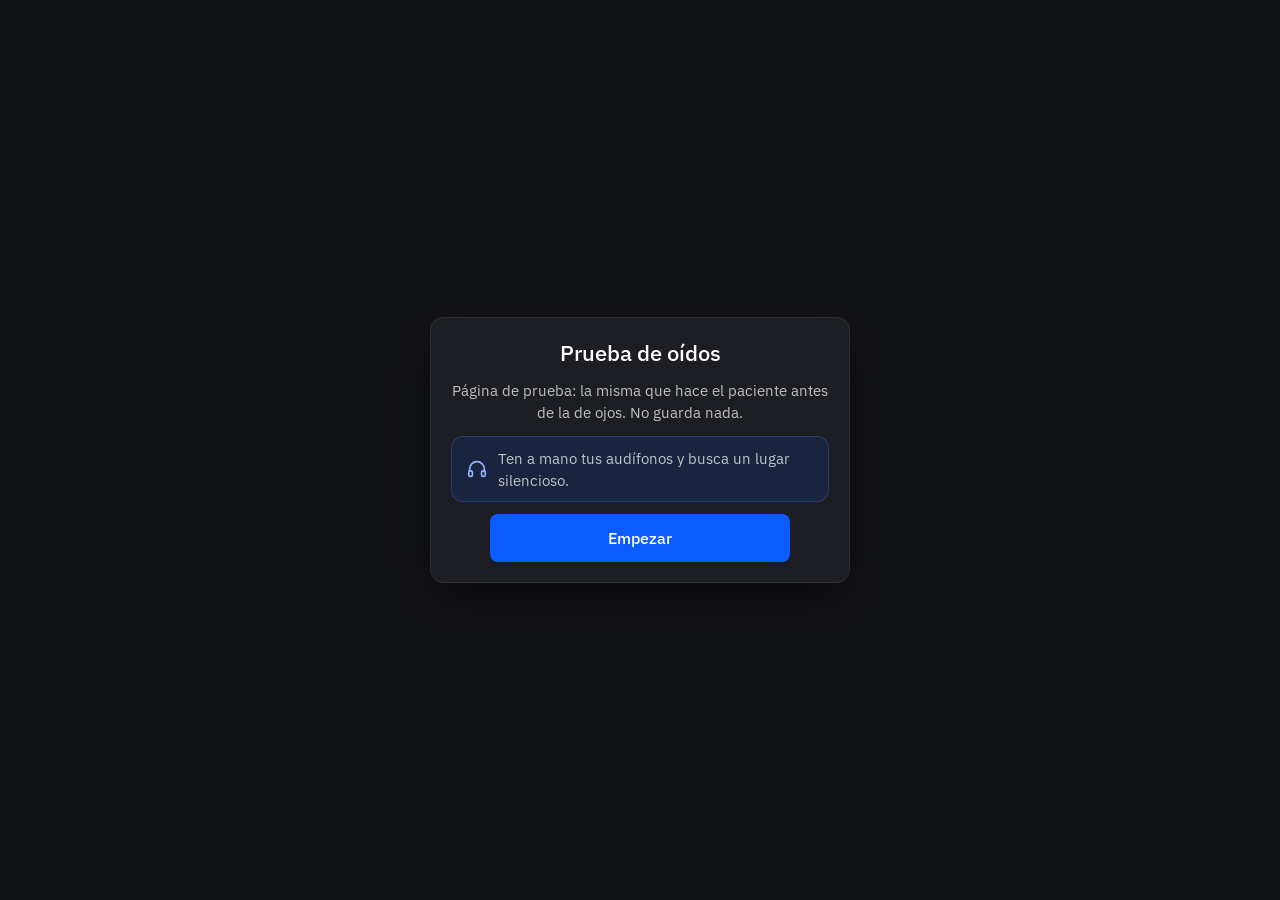
<file: src/static/prueba-oidos/index.html>
<!DOCTYPE html>
<html lang="es">
<head>
  <meta charset="utf-8" />
  <meta name="viewport" content="width=device-width, initial-scale=1.0, viewport-fit=cover" />
  <title>Prueba de oídos · BSL</title>
  <link href="https://fonts.googleapis.com/css2?family=IBM+Plex+Sans:wght@400;500;600&display=swap" rel="stylesheet">
  <link rel="stylesheet" href="../css/styles.css" />
  <link rel="stylesheet" href="../css/avatar.css" />
  <style>
    /* Solo de esta pagina de prueba: el JSON del final */
    .demo-json { margin-top: 14px; font-size: 0.8rem; color: rgba(255,255,255,.6); }
    .demo-json pre { max-height: 260px; overflow: auto; font-size: 10px; background: rgba(255,255,255,.04); padding: 10px; border-radius: 8px; white-space: pre; }
  </style>
</head>
<!-- La prueba de oidos sola, con la misma cascara y estilos del avatar (static/js/oidos.js), para
     probarla sin abrir la entrevista. No guarda ni envia nada. -->
<body class="avatar-page">
  <main class="vc" id="vc" data-estado="inicio">
    <div class="vc-inicio">
      <div class="vc-tarjeta">
        <h1>Prueba de oídos</h1>
        <p>Página de prueba: la misma que hace el paciente antes de la de ojos. No guarda nada.</p>
        <p class="vc-requisito">
          <svg viewBox="0 0 24 24" aria-hidden="true"><path d="M4 15v-3a8 8 0 0 1 16 0v3"/><rect x="3" y="14" width="4" height="6" rx="1.5"/><rect x="17" y="14" width="4" height="6" rx="1.5"/></svg>
          <span>Ten a mano tus audífonos y busca un lugar silencioso.</span>
        </p>
        <button id="empezar" class="vc-boton">Empezar</button>
      </div>
    </div>

    <section class="vc-oidos" id="oidos" aria-label="Prueba de oídos">
      <!-- Camara frontal durante los tonos: fotos para confirmar que es el paciente (se le avisa) -->
      <video class="oi-camara" id="oidosCamara" playsinline muted hidden aria-label="Tu cámara"></video>
      <header class="oi-cabeza">
        <p class="oi-paso" id="oidosPaso">Prueba de oídos</p>
        <div class="oi-progreso" aria-hidden="true"><span id="oidosBarra"></span></div>
      </header>
      <div class="oi-centro">
        <div class="oi-lados" id="oidosLados" hidden>
          <span data-lado="oi">Izquierdo</span>
          <span data-lado="od">Derecho</span>
        </div>
        <button type="button" class="oi-orbe" id="oidosOrbe" data-modo="guia" aria-label="Lo oí">
          <svg class="oi-orbe-icono" viewBox="0 0 24 24" aria-hidden="true"><path d="M4 15v-3a8 8 0 0 1 16 0v3"/><rect x="3" y="14" width="4" height="6" rx="1.5"/><rect x="17" y="14" width="4" height="6" rx="1.5"/></svg>
          <svg class="oi-orbe-listo" viewBox="0 0 24 24" aria-hidden="true"><path d="M5 12.5l4.5 4.5L19 7.5"/></svg>
          <span class="oi-orbe-texto" id="oidosOrbeTexto"></span>
        </button>
        <ol class="oi-frecuencias" id="oidosFrecuencias" aria-hidden="true" hidden></ol>
        <h2 id="oidosTitulo">Prueba de oídos</h2>
        <p class="oi-indicacion" id="oidosIndicacion"></p>
        <p class="oi-voz" id="oidosVoz" role="status" hidden>
          <span class="oi-ondas" aria-hidden="true"><i></i><i></i><i></i><i></i></span>
          Escucha la instrucción
        </p>
      </div>
      <div class="oi-opciones" id="oidosOpciones"></div>
    </section>

    <div class="vc-resumen" id="resumenCard" hidden>
      <section class="vc-oidos-resultados" id="oidosResultados" hidden></section>
      <details class="demo-json">
        <summary>Datos de la prueba (JSON)</summary>
        <pre id="json"></pre>
      </details>
      <button id="repetir" class="vc-boton" style="margin-top:14px">Repetir</button>
    </div>
  </main>
  <script type="module" src="demo.js"></script>
</body>
</html>
</file>
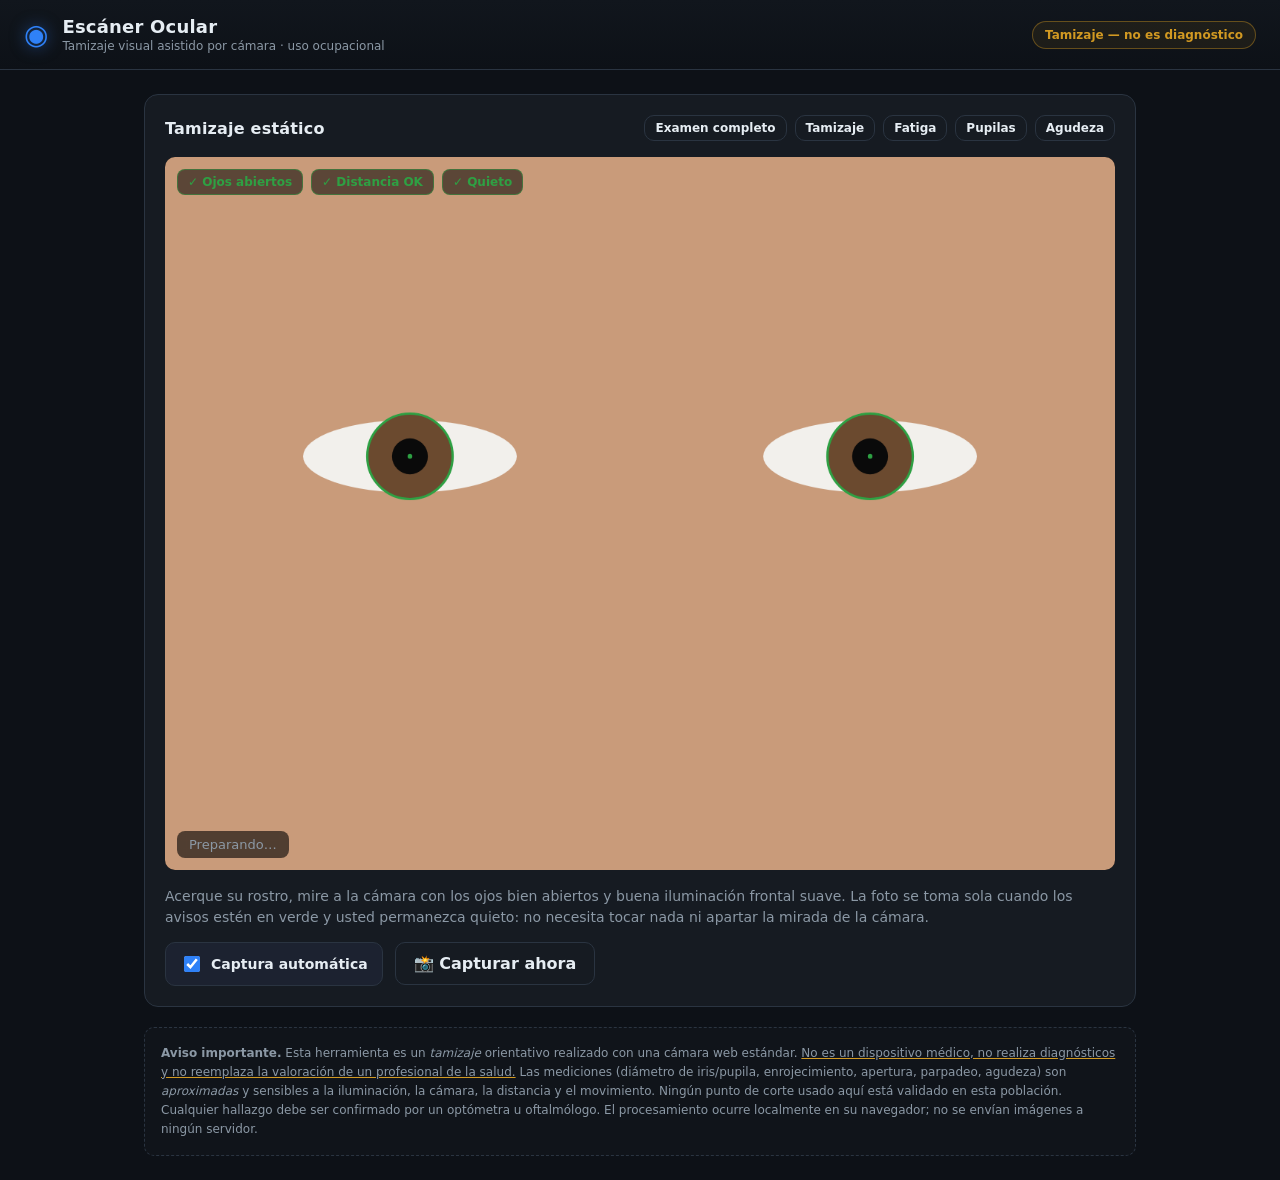
<file: src/static/escaner-ocular/pruebas/integracion.html>
<!DOCTYPE html>
<html lang="es">
<head>
  <meta charset="utf-8" />
  <title>Prueba de integración · Escáner Ocular</title>
  <link rel="stylesheet" href="../styles.css" />
  <!-- Redirige el módulo del CDN al stub. Los import maps aceptan URL absolutas como
       clave, así que app.js corre sin modificar ni una línea. -->
  <script type="importmap">
  {
    "imports": {
      "https://cdn.jsdelivr.net/npm/@mediapipe/tasks-vision@0.10.20": "./stub-mediapipe.js"
    }
  }
  </script>
</head>
<body>
  <script type="module">
    import { camaraFalsa } from "./stub-mediapipe.js";

    // La cámara falsa debe estar puesta antes de que app.js llame a getUserMedia.
    const stream = camaraFalsa();
    navigator.mediaDevices.getUserMedia = async () => stream;

    // El cuerpo se toma del index.html real en vez de duplicarlo: así el arnés no se
    // desincroniza cuando la página cambia. Los <script> insertados por innerHTML no
    // se ejecutan, por eso app.js se importa a mano justo después.
    const html = await (await fetch("../index.html", { cache: "no-store" })).text();
    const doc = new DOMParser().parseFromString(html, "text/html");
    document.body.innerHTML = doc.body.innerHTML;

    await import("../app.js");
    window.__listo = true;
  </script>
</body>
</html>
</file>
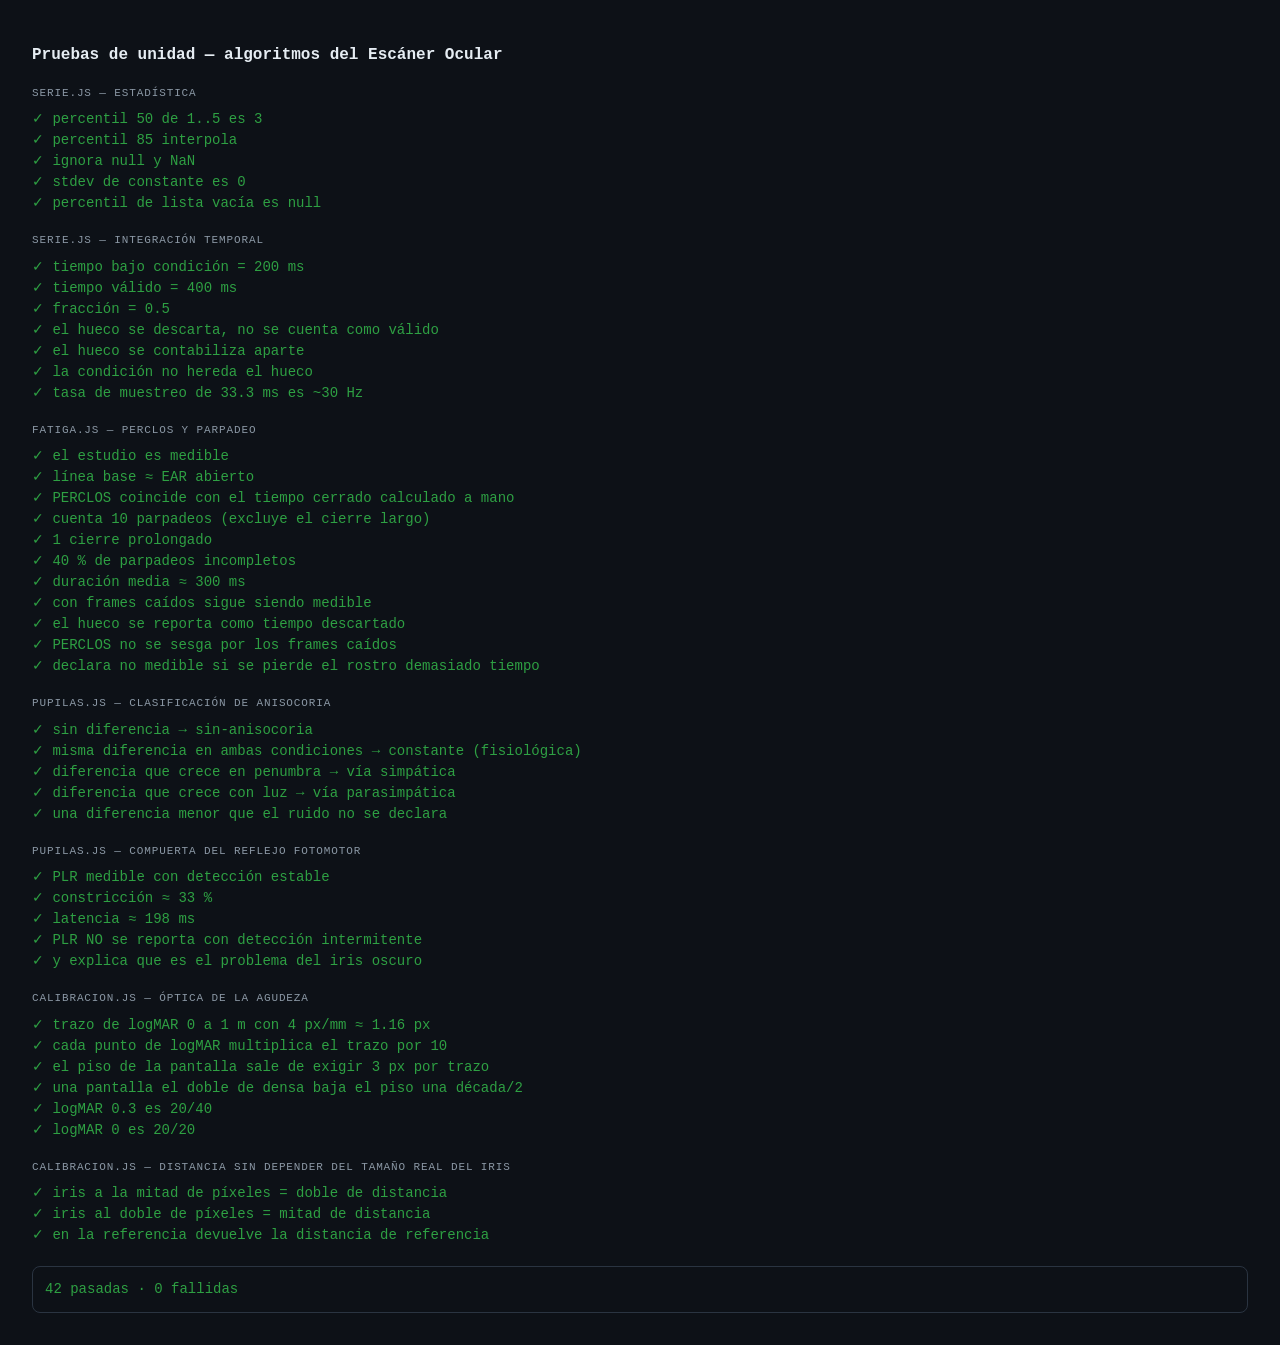
<file: src/static/escaner-ocular/pruebas/unidad.html>
<!DOCTYPE html>
<html lang="es">
<head>
  <meta charset="utf-8" />
  <title>Pruebas de unidad · Escáner Ocular</title>
  <style>
    body { font: 14px/1.5 ui-monospace, Menlo, monospace; background: #0d1117; color: #e6edf3; padding: 24px; }
    h1 { font-size: 16px; }
    .ok { color: #2ea043; }
    .fail { color: #f85149; }
    .grupo { margin: 18px 0 8px; color: #8b98a5; text-transform: uppercase; letter-spacing: .08em; font-size: 11px; }
    li { list-style: none; }
    #resumen { margin-top: 20px; padding: 12px; border: 1px solid #2a3441; border-radius: 8px; }
  </style>
</head>
<body>
  <h1>Pruebas de unidad — algoritmos del Escáner Ocular</h1>
  <div id="salida"></div>
  <div id="resumen">corriendo…</div>

  <script type="module">
import { percentile, integrateTime, median, stdev, sampleRate } from "../src/serie.js";
import { analizar as analizarFatiga } from "../src/estudios/fatiga.js";
import { analizar as analizarPupilas } from "../src/estudios/pupilas.js";
import { trazoPx, pisoLogMAR, SNELLEN, distanciaMm } from "../src/calibracion.js";

const salida = document.getElementById("salida");
let pasadas = 0, fallidas = 0;
const fallos = [];

function grupo(nombre) {
  const h = document.createElement("p");
  h.className = "grupo";
  h.textContent = nombre;
  salida.appendChild(h);
}
function comprobar(nombre, condicion, detalle) {
  const li = document.createElement("li");
  li.className = condicion ? "ok" : "fail";
  li.textContent = (condicion ? "✓ " : "✗ ") + nombre + (condicion || !detalle ? "" : "  → " + detalle);
  salida.appendChild(li);
  if (condicion) pasadas++; else { fallidas++; fallos.push(nombre + " :: " + detalle); }
}
const cerca = (a, b, tol) => a != null && Math.abs(a - b) <= tol;

// ---------------------------------------------------------------- serie.js
grupo("serie.js — estadística");
comprobar("percentil 50 de 1..5 es 3", median([1, 2, 3, 4, 5]) === 3, median([1, 2, 3, 4, 5]));
comprobar("percentil 85 interpola", cerca(percentile([1, 2, 3, 4, 5], 85), 4.4, 1e-9), percentile([1, 2, 3, 4, 5], 85));
comprobar("ignora null y NaN", median([1, null, 3, NaN, 5]) === 3, median([1, null, 3, NaN, 5]));
comprobar("stdev de constante es 0", stdev([2, 2, 2]) === 0, stdev([2, 2, 2]));
comprobar("percentil de lista vacía es null", percentile([], 50) === null);

grupo("serie.js — integración temporal");
{
  // Cinco muestras cada 100 ms; la condición se cumple en las dos del medio.
  const m = [0, 1, 2, 3, 4].map((i) => ({ t: i * 100, v: i === 1 || i === 2 }));
  const r = integrateTime(m, (s) => s.v, 200);
  comprobar("tiempo bajo condición = 200 ms", r.conditionMs === 200, r.conditionMs);
  comprobar("tiempo válido = 400 ms", r.validMs === 400, r.validMs);
  comprobar("fracción = 0.5", cerca(r.fraction, 0.5, 1e-9), r.fraction);
}
{
  // Un hueco de 5 s no debe atribuirse a ningún estado.
  const m = [
    { t: 0, v: true }, { t: 100, v: true },
    { t: 5100, v: false }, { t: 5200, v: false },
  ];
  const r = integrateTime(m, (s) => s.v, 200);
  comprobar("el hueco se descarta, no se cuenta como válido", r.validMs === 200, r.validMs);
  comprobar("el hueco se contabiliza aparte", r.droppedMs === 5000, r.droppedMs);
  comprobar("la condición no hereda el hueco", r.conditionMs === 100, r.conditionMs);
}
comprobar("tasa de muestreo de 33.3 ms es ~30 Hz",
  cerca(sampleRate([0, 1, 2, 3].map((i) => ({ t: i * 33.3 }))), 30, 0.2));

// ---------------------------------------------------------------- fatiga.js
grupo("fatiga.js — PERCLOS y parpadeo");

// Generador: EAR abierto constante con cierres rectangulares de duración y
// profundidad conocidas, para poder calcular la respuesta a mano.
function serieSintetica({ durMs, fps = 30, abierto = 0.30, cierres = [], huecos = [] }) {
  const dt = 1000 / fps;
  const out = [];
  for (let t = 0; t < durMs; t += dt) {
    if (huecos.some((h) => t >= h.desde && t < h.desde + h.dur)) continue;
    const c = cierres.find((c) => t >= c.desde && t < c.desde + c.dur);
    out.push({ t, ear: c ? c.ear : abierto });
  }
  return out;
}

{
  const abierto = 0.30;
  // 6 parpadeos profundos (ear 0.02 → cierre 0.93), 4 incompletos (ear 0.10 → cierre 0.67)
  // y un cierre sostenido de 800 ms. Todos dentro de la ventana de medición.
  const cierres = [];
  for (let i = 0; i < 6; i++) cierres.push({ desde: 12000 + i * 3000, dur: 300, ear: 0.02 });
  for (let i = 0; i < 4; i++) cierres.push({ desde: 32000 + i * 3000, dur: 300, ear: 0.10 });
  cierres.push({ desde: 50000, dur: 800, ear: 0.02 });

  const m = serieSintetica({ durMs: 60000, cierres });
  const r = analizarFatiga(m, 0);

  comprobar("el estudio es medible", r.medible === true, r.motivo);
  comprobar("línea base ≈ EAR abierto", cerca(r.abierto, abierto, 0.005), r.abierto);

  // Solo los cierres con ear < 0.06 superan el criterio P80 (cierre > 0.8).
  const esperadoCerradoMs = 6 * 300 + 800;
  const esperadoPerclos = esperadoCerradoMs / r.validoMs;
  comprobar("PERCLOS coincide con el tiempo cerrado calculado a mano",
    cerca(r.perclos, esperadoPerclos, 0.01),
    `obtenido ${r.perclos?.toFixed(4)} vs esperado ${esperadoPerclos.toFixed(4)}`);

  comprobar("cuenta 10 parpadeos (excluye el cierre largo)", r.parpadeos === 10, r.parpadeos);
  comprobar("1 cierre prolongado", r.cierresLargos === 1, r.cierresLargos);
  comprobar("40 % de parpadeos incompletos", cerca(r.pctIncompletos, 40, 0.01), r.pctIncompletos);
  comprobar("duración media ≈ 300 ms", cerca(r.duracionMedia, 300, 40), r.duracionMedia);
}

{
  // Mismo patrón, pero con 6 s de frames caídos: PERCLOS no debe inflarse ni desplomarse.
  const cierres = [];
  for (let i = 0; i < 6; i++) cierres.push({ desde: 12000 + i * 3000, dur: 300, ear: 0.02 });
  const sinHueco = analizarFatiga(serieSintetica({ durMs: 60000, cierres }), 0);
  const conHueco = analizarFatiga(
    serieSintetica({ durMs: 60000, cierres, huecos: [{ desde: 40000, dur: 6000 }] }), 0);

  comprobar("con frames caídos sigue siendo medible", conHueco.medible === true, conHueco.motivo);
  comprobar("el hueco se reporta como tiempo descartado",
    cerca(conHueco.descartadoMs, 6000, 100), conHueco.descartadoMs);
  comprobar("PERCLOS no se sesga por los frames caídos",
    cerca(conHueco.perclos, sinHueco.perclos, 0.005),
    `con hueco ${conHueco.perclos?.toFixed(4)} vs sin hueco ${sinHueco.perclos?.toFixed(4)}`);
}

{
  // Rostro perdido más del 40 % de la prueba → no medible.
  const m = serieSintetica({ durMs: 60000, cierres: [] })
    .map((s) => (s.t > 25000 ? { t: s.t, ear: null } : s));
  const r = analizarFatiga(m, 0);
  comprobar("declara no medible si se pierde el rostro demasiado tiempo",
    r.medible === false, JSON.stringify(r).slice(0, 90));
}

// ---------------------------------------------------------------- pupilas.js
grupo("pupilas.js — clasificación de anisocoria");

function muestrasPupila({ luzOD, luzOI, penOD, penOI, n = 30 }) {
  const out = [];
  for (let i = 0; i < n; i++) out.push({ t: i * 33, etiqueta: "luz", OD: luzOD, OI: luzOI });
  for (let i = 0; i < n; i++) out.push({ t: 2000 + i * 33, etiqueta: "penumbra", OD: penOD, OI: penOI });
  return out;
}

comprobar("sin diferencia → sin-anisocoria",
  analizarPupilas(muestrasPupila({ luzOD: .40, luzOI: .40, penOD: .60, penOI: .60 }), null)
    .clasificacion === "sin-anisocoria");

comprobar("misma diferencia en ambas condiciones → constante (fisiológica)",
  analizarPupilas(muestrasPupila({ luzOD: .40, luzOI: .55, penOD: .60, penOI: .75 }), null)
    .clasificacion === "constante");

comprobar("diferencia que crece en penumbra → vía simpática",
  analizarPupilas(muestrasPupila({ luzOD: .40, luzOI: .40, penOD: .60, penOI: .40 }), null)
    .clasificacion === "mayor-en-penumbra");

comprobar("diferencia que crece con luz → vía parasimpática",
  analizarPupilas(muestrasPupila({ luzOD: .40, luzOI: .62, penOD: .60, penOI: .60 }), null)
    .clasificacion === "mayor-con-luz");

comprobar("una diferencia menor que el ruido no se declara",
  analizarPupilas(muestrasPupila({ luzOD: .40, luzOI: .42, penOD: .60, penOI: .62 }), null)
    .clasificacion === "sin-anisocoria");

grupo("pupilas.js — compuerta del reflejo fotomotor");
{
  const base = [], flash = [];
  for (let i = 0; i < 30; i++) base.push({ t: i * 33, etiqueta: "plr-base", OD: .60, OI: .60 });
  for (let i = 0; i < 45; i++) {
    const v = i < 6 ? .60 : .40; // constricción tras ~200 ms
    flash.push({ t: 1000 + i * 33, etiqueta: "plr-flash", OD: v, OI: v });
  }
  const r = analizarPupilas([...base, ...flash], 1000);
  comprobar("PLR medible con detección estable", r.plr.medible === true, r.plr.motivo);
  comprobar("constricción ≈ 33 %", cerca(r.plr.OD.constriccionPct, 33.33, 0.5), r.plr.OD?.constriccionPct);
  comprobar("latencia ≈ 198 ms", cerca(r.plr.OD.latenciaMs, 198, 40), r.plr.OD?.latenciaMs);
}
{
  const base = [], flash = [];
  for (let i = 0; i < 30; i++) base.push({ t: i * 33, etiqueta: "plr-base", OD: .60, OI: .60 });
  for (let i = 0; i < 45; i++) {
    const perdido = i % 2 === 0; // la mitad de los frames sin pupila: iris oscuro
    flash.push({ t: 1000 + i * 33, etiqueta: "plr-flash", OD: perdido ? null : .40, OI: perdido ? null : .40 });
  }
  const r = analizarPupilas([...base, ...flash], 1000);
  comprobar("PLR NO se reporta con detección intermitente", r.plr.medible === false);
  comprobar("y explica que es el problema del iris oscuro",
    /far-red|oscuro/i.test(r.plr.motivo || ""), r.plr.motivo);
}

// ---------------------------------------------------------------- calibracion.js
grupo("calibracion.js — óptica de la agudeza");
comprobar("trazo de logMAR 0 a 1 m con 4 px/mm ≈ 1.16 px",
  cerca(trazoPx(0, 1000, 4), 1.1636, 0.001), trazoPx(0, 1000, 4));
comprobar("cada punto de logMAR multiplica el trazo por 10",
  cerca(trazoPx(1, 1000, 4) / trazoPx(0, 1000, 4), 10, 1e-9));
comprobar("el piso de la pantalla sale de exigir 3 px por trazo",
  cerca(pisoLogMAR(1000, 4, 3, 1), Math.log10(3 / 1.16364), 0.002), pisoLogMAR(1000, 4, 3, 1));
comprobar("una pantalla el doble de densa baja el piso una década/2",
  pisoLogMAR(1000, 8, 3, 1) < pisoLogMAR(1000, 4, 3, 1));
comprobar("logMAR 0.3 es 20/40", SNELLEN(0.3) === "20/40", SNELLEN(0.3));
comprobar("logMAR 0 es 20/20", SNELLEN(0) === "20/20", SNELLEN(0));

grupo("calibracion.js — distancia sin depender del tamaño real del iris");
{
  const ref = { distanciaMm: 1000, irisPx: 20 };
  comprobar("iris a la mitad de píxeles = doble de distancia", distanciaMm(10, ref) === 2000);
  comprobar("iris al doble de píxeles = mitad de distancia", distanciaMm(40, ref) === 500);
  comprobar("en la referencia devuelve la distancia de referencia", distanciaMm(20, ref) === 1000);
}

// ---------------------------------------------------------------- resumen
const res = document.getElementById("resumen");
res.className = fallidas ? "fail" : "ok";
res.textContent = `${pasadas} pasadas · ${fallidas} fallidas`;
window.__pruebas = { pasadas, fallidas, fallos };
  </script>
</body>
</html>
</file>
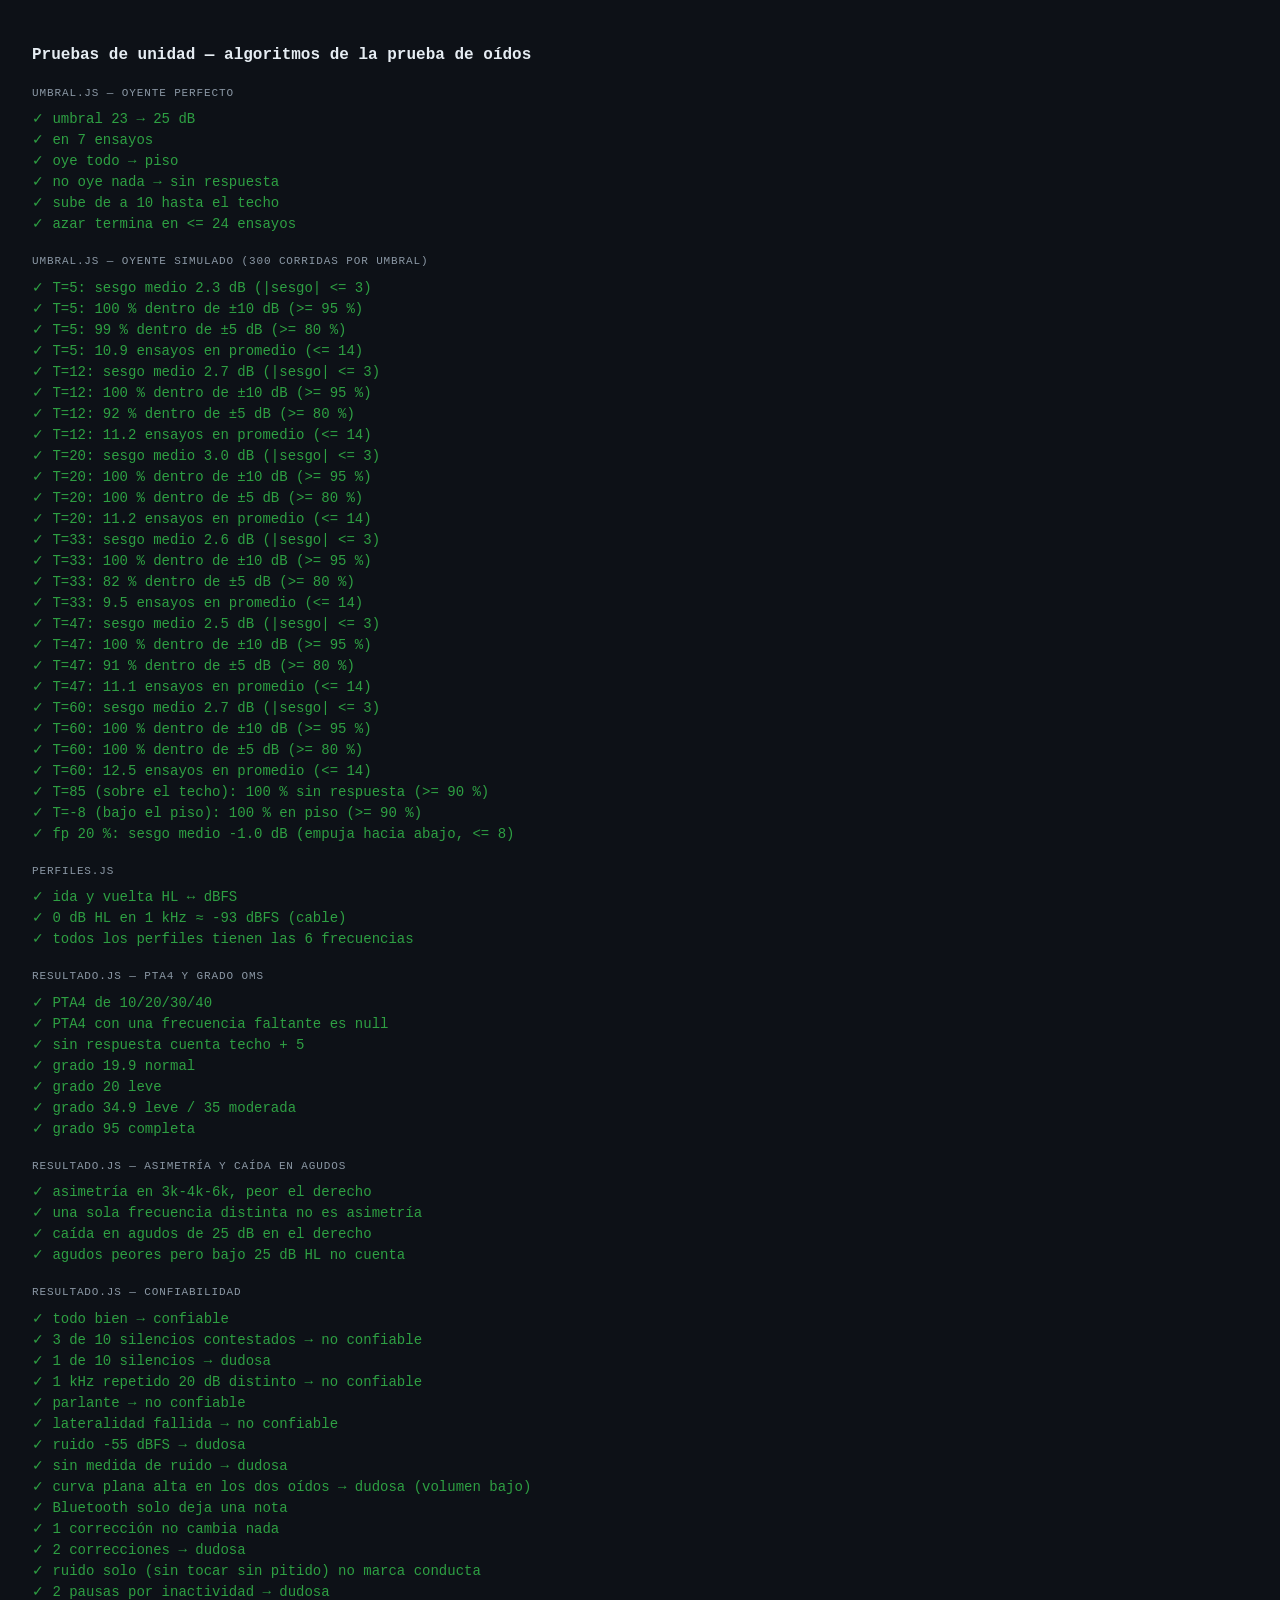
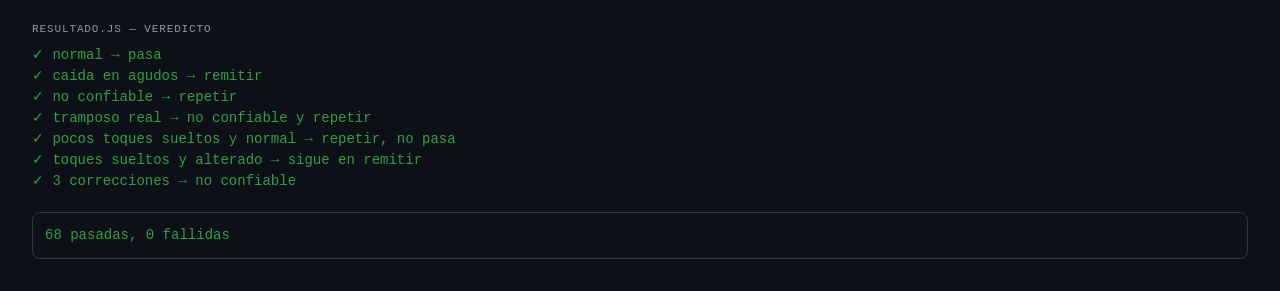
<file: src/static/prueba-oidos/pruebas/unidad.html>
<!DOCTYPE html>
<html lang="es">
<head>
  <meta charset="utf-8" />
  <title>Pruebas de unidad · Prueba de oídos</title>
  <style>
    body { font: 14px/1.5 ui-monospace, Menlo, monospace; background: #0d1117; color: #e6edf3; padding: 24px; }
    h1 { font-size: 16px; }
    .ok { color: #2ea043; }
    .fail { color: #f85149; }
    .grupo { margin: 18px 0 8px; color: #8b98a5; text-transform: uppercase; letter-spacing: .08em; font-size: 11px; }
    li { list-style: none; }
    #resumen { margin-top: 20px; padding: 12px; border: 1px solid #2a3441; border-radius: 8px; }
  </style>
</head>
<body>
  <h1>Pruebas de unidad — algoritmos de la prueba de oídos</h1>
  <div id="salida"></div>
  <div id="resumen">corriendo…</div>

  <script type="module">
import { correr } from "./casos.js";

const salida = document.getElementById("salida");
let pasadas = 0, fallidas = 0;

correr({
  grupo(nombre) {
    const h = document.createElement("p");
    h.className = "grupo";
    h.textContent = nombre;
    salida.appendChild(h);
  },
  comprobar(nombre, condicion, detalle) {
    const li = document.createElement("li");
    li.className = condicion ? "ok" : "fail";
    li.textContent = (condicion ? "✓ " : "✗ ") + nombre + (condicion || detalle === undefined ? "" : "  → " + detalle);
    salida.appendChild(li);
    if (condicion) pasadas++; else fallidas++;
  },
});
document.getElementById("resumen").textContent = `${pasadas} pasadas, ${fallidas} fallidas`;
document.getElementById("resumen").className = fallidas ? "fail" : "ok";
  </script>
</body>
</html>
</file>
<file: src/static/css/styles.css>
/* Reset y estilo base */
* {
    margin: 0;
    padding: 0;
    box-sizing: border-box;
  }
  
  /* Fondo general */
  body {
    background: url("/static/assets/fondo-medico-virtual.jpg") no-repeat center center fixed;
    background-size: contain;
    background-color: #444; /* opcional si la imagen no cubre todo */
  }
  
  /* Contenedor central para centrar el botón */
  .main-container {
    height: 100vh;
    display: flex;
    justify-content: center;
    align-items: center;
    position: relative;
    z-index: 1;
  }
  
  /* Fondo oscuro superpuesto */
  .overlay {
    position: fixed;
    top: 0;
    left: 0;
    width: 100%;
    height: 100%;
    background: rgba(0,0,0,0.4);
    z-index: 0;
    pointer-events: none;
  }
  
  /* Botón principal */
  #callButton {
    padding: 15px 30px;
    font-size: 1.2rem;
    border: none;
    border-radius: 25px;
    background: #fff;
    color: #6e8efb;
    cursor: pointer;
    box-shadow: 0 4px 15px rgba(0,0,0,0.2);
    transition: transform 0.3s, box-shadow 0.3s;
  }
  #callButton:hover {
    transform: translateY(-2px);
    box-shadow: 0 6px 20px rgba(0,0,0,0.25);
  }
  #callButton:focus-visible {
    outline: 3px solid #6e8efb;
    outline-offset: 3px;
  }
  #callButton:disabled {
    opacity: 0.6;
    cursor: not-allowed;
    transform: none;
  }
  
  /* Pantalla completa durante la llamada */
  #ringBox {
    position: fixed;
    top: 0;
    left: 0;
    width: 100%;
    height: 100%;
    background: url("/static/assets/fondo-medico-virtual.jpg") no-repeat center center;
    background-size: contain;
    background-color: #444; /* opcional para rellenar si no ocupa todo */
    display: none;
    z-index: 9999;
}

  
  /* Centrado del contenido en la llamada */
  .ring-content {
    position: relative;
    width: 100%;
    height: 100%;
    display: flex;
    flex-direction: column;
    justify-content: center;
    align-items: center;
    gap: 20px;
  }
  
  /* Timer */
  .timer {
    font-size: 4rem;
    color: white;
    text-shadow: 2px 2px 4px rgba(0,0,0,0.3);
    margin: 20px 0;
    display: none;
  }
  
  /* Estado de llamada */
  .call-status {
    font-size: 16px;
    color: white;
    margin: 20px 0;
    white-space: pre-line;
    text-align: center;
    font-family: 'IBM Plex Sans', sans-serif;
  }
  
  /* Botón para finalizar llamada */
  #endCallBtn {
    display: none;
    padding: 15px 40px;
    font-size: 1.2rem;
    background: #ff4444;
    color: white;
    border: none;
    border-radius: 30px;
    cursor: pointer;
    box-shadow: 0 4px 15px rgba(0,0,0,0.2);
    transition: all 0.3s ease;
    z-index: 10000;
    pointer-events: auto;
    margin: 20px auto;
  }
  #endCallBtn:hover {
    background: #ff2222;
    transform: translateY(-2px);
  }
  #endCallBtn:focus-visible {
    outline: 3px solid #fff;
    outline-offset: 3px;
  }
  
  /* Animaciones */
  .wave {
    position: absolute;
    border: 2px solid rgba(255,255,255,0.2);
    border-radius: 50%;
    pointer-events: none;
    animation: waveAnim 2s infinite;
  }
  @keyframes waveAnim {
    0% { width: 0px; height: 0px; opacity: 0.8; }
    100% { width: 400px; height: 400px; opacity: 0; }
  }
  
  .loader {
    position: fixed;
    top: 50%;
    left: 50%;
    transform: translate(-50%, -50%);
    background: rgba(0,0,0,0.8);
    color: white;
    padding: 20px;
    border-radius: 5px;
  }
  
  .notification {
    position: fixed;
    top: 20px;
    right: 20px;
    padding: 15px;
    border-radius: 5px;
    animation: slideIn 0.5s ease-out;
  }
  .notification.success {
    background: #4CAF50;
    color: white;
  }
  .notification.success::before {
    content: "\2713 ";
  }
  .notification.error {
    background: #f44336;
    color: white;
  }
  .notification.error::before {
    content: "\2717 ";
  }
  @keyframes slideIn {
    from { transform: translateX(100%); }
    to { transform: translateX(0); }
  }
  
  /* Responsivo */
  @media (max-width: 480px) {
    #callButton {
      font-size: 1rem;
      padding: 12px 24px;
    }
  }
  
  .timer-container {
    position: absolute;
    top: 20px;
    left: 20px;
    text-align: left;
    z-index: 10000;
  }
  
  .timer {
    font-size: 2.5rem;
    color: white;
    text-shadow: 2px 2px 4px rgba(0,0,0,0.3);
    display: none;
    margin-bottom: 10px;
  }
  
  .speak-now {
    font-size: 1.2rem;
    color:rgb(6, 142, 24);
    font-weight: bold;
    display: none;
  }

  /* Nuevo contenedor al fondo para el timer + speak-now */
  .timer-wrapper {
    position: absolute;
    bottom: 40px;
    left: 50%;
    transform: translateX(-50%);
    background: rgba(255, 255, 255, 0.85);
    border-radius: 16px;
    padding: 20px 30px;
    display: flex;
    flex-direction: column;
    align-items: center;
    font-family: 'IBM Plex Sans', sans-serif;
    box-shadow: 0 4px 20px rgba(0,0,0,0.2);
    z-index: 10000;

    /* ✅ Nuevo: para móviles */
    width: 90%;
    max-width: 400px;
    text-align: center;
}

  
  .timer-wrapper h2 {
    font-size: 1.4rem;
    color: #333;
    margin-bottom: 10px;
    font-family: 'IBM Plex Sans', sans-serif;
  }
  
  .timer-wrapper .timer {
    font-size: 2.2rem;
    color: #000;
    font-weight: bold;
    margin-bottom: 6px;
    display: none;
  }
  
  .timer-wrapper .speak-now {
    font-size: 1rem;
    color: #6e8efb;
    font-weight: bold;
    display: none;
    animation: blink 1s infinite;
    font-family: 'IBM Plex Sans', sans-serif;
  }
  
  @keyframes blink {
    0%, 100% { opacity: 1; }
    50% { opacity: 0.3; }
  }

  /* Modal reutilizable */
  .modal-overlay {
    position: fixed;
    top: 0;
    left: 0;
    width: 100%;
    height: 100%;
    background: rgba(0, 0, 0, 0.7);
    display: flex;
    justify-content: center;
    align-items: center;
    z-index: 99999;
  }
  .modal-content {
    background: white;
    padding: 30px;
    border-radius: 15px;
    max-width: 400px;
    width: 90%;
    text-align: center;
    box-shadow: 0 4px 20px rgba(0, 0, 0, 0.3);
  }
  .modal-close-btn {
    background: #007bff;
    color: white;
    border: none;
    padding: 12px 30px;
    border-radius: 8px;
    font-size: 16px;
    cursor: pointer;
  }
  .modal-close-btn:hover {
    background: #0056b3;
  }
  .modal-close-btn:focus-visible {
    outline: 3px solid #007bff;
    outline-offset: 3px;
  }

  /* Reducir movimiento para usuarios que lo prefieran */
  @media (prefers-reduced-motion: reduce) {
    .wave { animation: none; }
    .timer-wrapper .speak-now { animation: none; }
    .notification { animation: none; }
  }
</file>
<file: src/static/css/avatar.css>
/* Pagina del avatar (/avatar): videollamada al estilo Zoom. El paciente se ve a si mismo a
   pantalla completa y el doctor va en un circulo en la esquina. data-estado en .vc: inicio | oidos | ojos | listo | llamada | fin
   Sin foto de fondo: el escenario es gris oscuro neutro, como cualquier sala de videollamada. */
body.avatar-page {
    overscroll-behavior: none;
    -webkit-tap-highlight-color: transparent;
    touch-action: manipulation;
    background: #131417;
    font-family: 'IBM Plex Sans', sans-serif;
    color: #fff;
    overflow: hidden;
}

.vc {
    position: fixed;
    inset: 0;
    overflow: hidden;
    background: #131417;
}

/* Escenario: las fichas de video. Antes de entrar no hay ninguna encendida */
.vc-escenario {
    position: absolute;
    inset: 0;
}
.vc[data-estado="inicio"] .vc-escenario,
.vc[data-estado="oidos"] .vc-escenario,
.vc[data-estado="ojos"] .vc-escenario,
.vc[data-estado="listo"] .vc-escenario { display: none; }

/* Ficha del paciente: su propia camara ocupa toda la sala */
.vc-ficha-self {
    position: absolute;
    inset: 0;
    background: #1c1e24;
    display: flex;
    align-items: center;
    justify-content: center;
}

.vc-self {
    position: absolute;
    inset: 0;
    width: 100%;
    height: 100%;
    object-fit: cover;
    transform: scaleX(-1);   /* en espejo, como en cualquier videollamada */
    background: #1c1e24;
    opacity: 0;
    transition: opacity 0.4s;
}
.vc-self.activa { opacity: 1; }

.vc-sin-camara {
    font-size: 0.95rem;
    color: rgba(255, 255, 255, 0.55);
}
.vc-self.activa ~ .vc-sin-camara { display: none; }

/* Ficha del doctor: circulo arriba a la derecha */
.vc-ficha-doctor {
    position: absolute;
    z-index: 2;
    top: max(16px, env(safe-area-inset-top));
    right: max(16px, env(safe-area-inset-right));
    width: 176px;
    height: 176px;
    border-radius: 50%;
    overflow: hidden;
    background: #23262e;
    border: 3px solid #fff;
    box-shadow: 0 8px 28px rgba(0, 0, 0, 0.45);
    transition: border-color 0.2s, box-shadow 0.2s;
}
/* El video del avatar viene de medio cuerpo (16:9): se acerca hasta que la cara llena el
   circulo, y la etiqueta "Asistente BSL" queda sobre la boca: tapa el movimiento de los labios,
   que es lo que mas delata que es un avatar. Dependen del encuadre de cada avatar: al cambiar
   LIVEAVATAR_AVATAR_ID hay que recalibrarlos. Shawn Therapist: 2.2 / 50% 28% / 24%.
   Dexter Doctor Sitting: 2.8 / 50% 22% / 24%. */
.vc-ficha-doctor {
    --zoom: 2.2;
    --foco: 50% 28%;
    --etiqueta-boca: 24%;
}
.vc-ficha-doctor video {
    width: 100%;
    height: 100%;
    object-fit: cover;
    transform: scale(var(--zoom));
    transform-origin: var(--foco);
    background: #23262e;
}
/* Aro verde mientras habla, igual que el recuadro del que tiene la palabra en Zoom */
.vc-ficha-doctor.hablando {
    border-color: #35b36b;
    box-shadow: 0 0 0 4px rgba(53, 179, 107, 0.45), 0 8px 28px rgba(0, 0, 0, 0.45);
}

/* Nombre en cada ficha */
.vc-nombre {
    position: absolute;
    background: rgba(0, 0, 0, 0.55);
    padding: 3px 9px;
    border-radius: 6px;
    font-size: 0.78rem;
    white-space: nowrap;
}
.vc-ficha-self .vc-nombre {
    left: max(20px, env(safe-area-inset-left));
    bottom: 104px;
}
.vc-ficha-doctor .vc-nombre {
    left: 50%;
    bottom: var(--etiqueta-boca);
    transform: translateX(-50%);
}

/* Degradado inferior para que la barra se lea sobre el video */
.vc-shade {
    position: absolute;
    inset: 0;
    pointer-events: none;
    background: linear-gradient(to bottom, transparent 60%, rgba(0, 0, 0, 0.6));
}
.vc[data-estado="inicio"] .vc-shade,
.vc[data-estado="oidos"] .vc-shade,
.vc[data-estado="ojos"] .vc-shade,
.vc[data-estado="listo"] .vc-shade { display: none; }

/* Pantalla de entrada: una tarjeta sobre el escenario vacio */
.vc-inicio,
.vc-listo {
    position: absolute;
    inset: 0;
    display: flex;
    align-items: center;
    justify-content: center;
    padding: 16px;
}
.vc:not([data-estado="inicio"]) .vc-inicio { display: none; }
.vc:not([data-estado="listo"]) .vc-listo { display: none; }

.vc-tarjeta {
    width: min(100%, 420px);
    background: #1c1e24;
    border: 1px solid rgba(255, 255, 255, 0.08);
    border-radius: 14px;
    padding: 20px;
    text-align: center;
    box-shadow: 0 18px 50px rgba(0, 0, 0, 0.5);
    display: flex;
    flex-direction: column;
    align-items: center;
    gap: 12px;
}

.vc-previa {
    width: 100%;
    aspect-ratio: 16 / 9;
    border-radius: 10px;
    background: #23262e;
    display: flex;
    flex-direction: column;
    align-items: center;
    justify-content: center;
    gap: 10px;
    margin-bottom: 4px;
}
.vc-monograma {
    width: 64px;
    height: 64px;
    border-radius: 50%;
    background: #2f6f4f;
    display: flex;
    align-items: center;
    justify-content: center;
    font-size: 1.05rem;
    font-weight: 500;
    letter-spacing: 0.04em;
}
.vc-previa-texto {
    font-size: 0.82rem;
    color: rgba(255, 255, 255, 0.6);
}

.vc-inicio h1, .vc-listo h1 { font-size: 1.4rem; font-weight: 500; }
.vc-inicio p, .vc-listo p {
    font-size: 0.95rem;
    color: rgba(255, 255, 255, 0.72);
    line-height: 1.45;
}

/* Consentimiento de grabacion (audio + fotos): obligatorio para iniciar */
.vc-consentimiento {
    display: flex;
    gap: 10px;
    align-items: flex-start;
    text-align: left;
    font-size: 0.82rem;
    line-height: 1.4;
    color: rgba(255, 255, 255, 0.78);
    cursor: pointer;
}
.vc-consentimiento input {
    flex: none;
    width: 20px;
    height: 20px;
    margin-top: 1px;
    accent-color: #0b5cff;
}
.vc-inicio #callButton:disabled { background: #3a3f4b; color: rgba(255, 255, 255, 0.6); cursor: not-allowed; }

/* Boton de entrar, azul de videollamada (sube la especificidad sobre styles.css) */
.vc-inicio #callButton {
    margin-top: 4px;
    width: min(100%, 300px);
    min-height: 48px;
    padding: 12px 24px;
    border-radius: 8px;
    background: #0b5cff;
    color: #fff;
    font: inherit;
    font-size: 1rem;
    font-weight: 500;
    box-shadow: none;
}
.vc-inicio #callButton:hover { background: #2a71ff; transform: none; box-shadow: none; }
.vc-inicio #callButton:focus-visible { outline: 3px solid #8fb6ff; outline-offset: 3px; }

/* Barra de controles abajo, como la de Zoom */
.vc-bar {
    position: absolute;
    left: 0;
    right: 0;
    bottom: max(20px, env(safe-area-inset-bottom));
    display: flex;
    flex-direction: column;
    align-items: center;
    gap: 12px;
    padding: 0 16px;
}
.vc[data-estado="inicio"] .vc-bar .call-status,
.vc[data-estado="oidos"] .vc-bar .call-status,
.vc[data-estado="ojos"] .vc-bar .call-status,
.vc[data-estado="listo"] .vc-bar .call-status { display: none; }

.vc-bar .call-status {
    margin: 0;
    background: rgba(26, 28, 34, 0.85);
    padding: 8px 16px;
    border-radius: 18px;
    font-size: 0.92rem;
    text-align: center;
}

#endCallBtn.vc-hangup {
    display: flex;
    align-items: center;
    gap: 8px;
    height: 48px;
    padding: 0 22px;
    border: none;
    border-radius: 24px;
    background: #e02b2b;
    color: #fff;
    font: inherit;
    font-size: 0.98rem;
    font-weight: 500;
    cursor: pointer;
    box-shadow: 0 6px 18px rgba(0, 0, 0, 0.4);
}
#endCallBtn.vc-hangup[hidden] { display: none; }
#endCallBtn.vc-hangup:hover { background: #c01f1f; transform: none; }
#endCallBtn.vc-hangup:focus-visible { outline: 3px solid #fff; outline-offset: 3px; }

/* Resumen al terminar */
.vc-resumen {
    position: absolute;
    left: 50%;
    top: 50%;
    transform: translate(-50%, -50%);
    width: min(calc(100% - 32px), 460px);
    background: #1c1e24;
    border: 1px solid rgba(255, 255, 255, 0.08);
    color: #f2f3f5;
    padding: 20px;
    border-radius: 14px;
    box-shadow: 0 18px 50px rgba(0, 0, 0, 0.55);
}
.vc-resumen h2 { font-size: 1.15rem; font-weight: 500; margin-bottom: 10px; }
.vc-resumen pre { white-space: pre-wrap; font-family: inherit; line-height: 1.5; }
/* Con los resultados de ojos la tarjeta crece: se desplaza por dentro en cualquier pantalla. La
   llamada ya termino, asi que el circulo del asistente se quita para que no tape la tarjeta */
.vc-resumen { max-height: calc(100dvh - 48px); overflow-y: auto; }
.vc[data-estado="fin"] .vc-ficha-doctor { display: none; }

/* Resultados de la prueba de ojos, bajo el resumen */
.vc-ojos-resultados {
    margin-top: 18px;
    padding-top: 16px;
    border-top: 1px solid rgba(255, 255, 255, 0.1);
    display: flex;
    flex-direction: column;
    gap: 14px;
}
.vc-ojos-resultados[hidden] { display: none; }
.vc-ojos-titulo { font-size: 1.05rem; font-weight: 500; }
.vc-ojos-fotos { display: grid; grid-template-columns: 1fr 1fr; gap: 10px; }
.vc-ojos-fotos figure { margin: 0; display: flex; flex-direction: column; gap: 4px; }
.vc-ojos-fotos img { width: 100%; height: auto; border-radius: 6px; background: #000; display: block; }
.vc-ojos-fotos figcaption { font-size: 0.75rem; color: rgba(255, 255, 255, 0.6); text-align: center; }
.vc-ojos-estudio h4 { font-size: 0.92rem; font-weight: 500; margin-bottom: 6px; color: #8fb6ff; }
.vc-ojos-fila {
    display: flex;
    justify-content: space-between;
    align-items: baseline;
    gap: 12px;
    padding: 6px 0;
    border-bottom: 1px solid rgba(255, 255, 255, 0.06);
    font-size: 0.85rem;
}
.vc-ojos-medida { display: flex; flex-wrap: wrap; column-gap: 4px; min-width: 0; }
.vc-ojos-medida small { flex-basis: 100%; font-size: 0.72rem; color: rgba(255, 255, 255, 0.5); line-height: 1.35; }
.vc-ojos-exp { font-size: 0.72rem; color: #d29922; }
.vc-ojos-valor { flex: none; font-variant-numeric: tabular-nums; text-align: right; }
.vc-ojos-bandera { font-size: 0.8rem; line-height: 1.4; margin-top: 6px; }
.vc-ojos-bandera.ok { color: #6fd39b; }
.vc-ojos-bandera.alerta { color: #e7b55a; }

/* Cierre de la consulta: que el paciente sepa que ya terminó todo */
.vc-cerrar {
    margin-top: 18px;
    padding: 12px;
    border-radius: 8px;
    background: rgba(53, 179, 107, 0.15);
    color: #6fd39b;
    text-align: center;
    font-weight: 500;
}
.vc-cerrar[hidden] { display: none; }
.vc-resumen .vc-reintentar {
    margin-top: 16px;
    width: 100%;
    min-height: 48px;
    border: none;
    border-radius: 8px;
    background: #0b5cff;
    color: #fff;
    font: inherit;
    font-size: 1rem;
    font-weight: 500;
    cursor: pointer;
}
.vc-resumen .vc-reintentar:hover { background: #2a71ff; }
.vc-resumen .vc-reintentar:focus-visible { outline: 3px solid #8fb6ff; outline-offset: 3px; }
/* «Hacer mis pruebas ahora» es un enlace con la forma del boton */
.vc-resumen a.vc-reintentar { display: flex; align-items: center; justify-content: center; text-decoration: none; }
.vc-resumen a.vc-reintentar[hidden] { display: none; }

.vc-audio {
    background: #fff;
    color: #1f2430;
    border: none;
    border-radius: 24px;
    padding: 12px 20px;
    font: inherit;
    font-weight: 500;
    cursor: pointer;
    box-shadow: 0 4px 16px rgba(0, 0, 0, 0.35);
}
.vc-audio[hidden] { display: none; }

/* Prueba de ojos: la camara arriba (en espejo, con los circulos del iris encima) y las
   instrucciones abajo. La camara frontal del celular esta arriba: asi el paciente mira cerca de ella */
.vc-ojos {
    position: absolute;
    inset: 0;
    display: flex;
    flex-direction: column;
    background: #131417;
}
.vc:not([data-estado="ojos"]) .vc-ojos { display: none; }
.vc-ojos-escena {
    position: relative;
    flex: 1;
    min-height: 0;
    overflow: hidden;
    background: #1c1e24;
}
.vc-ojos-escena video,
.vc-ojos-escena canvas {
    position: absolute;
    inset: 0;
    width: 100%;
    height: 100%;
    object-fit: cover;
    transform: scaleX(-1);
}
.vc-ojos-panel {
    flex: none;
    padding: 16px 16px max(20px, env(safe-area-inset-bottom));
    display: flex;
    flex-direction: column;
    align-items: center;
    gap: 8px;
    text-align: center;
}
.vc-ojos-paso { font-size: 0.8rem; color: rgba(255, 255, 255, 0.6); letter-spacing: 0.03em; }
.vc-ojos-panel h2 { font-size: 1.2rem; font-weight: 500; }
.vc-ojos-indicacion { font-size: 0.92rem; line-height: 1.45; color: rgba(255, 255, 255, 0.78); max-width: 440px; }
.vc-ojos-estado {
    min-height: 1.4em;
    background: rgba(255, 255, 255, 0.08);
    padding: 8px 16px;
    border-radius: 18px;
    font-size: 0.92rem;
}
.vc-ojos-estado:empty { display: none; }

/* Boton azul de videollamada, para los pasos nuevos (prueba de ojos y "Hablar con el medico") */
.vc-boton {
    width: min(100%, 300px);
    min-height: 48px;
    padding: 12px 24px;
    border: none;
    border-radius: 8px;
    background: #0b5cff;
    color: #fff;
    font: inherit;
    font-size: 1rem;
    font-weight: 500;
    cursor: pointer;
}
.vc-boton[hidden] { display: none; }
.vc-boton:hover { background: #2a71ff; }
.vc-boton:disabled { background: #3a3f4b; color: rgba(255, 255, 255, 0.6); cursor: not-allowed; }
.vc-boton:focus-visible { outline: 3px solid #8fb6ff; outline-offset: 3px; }

/* Estimulo del estudio de pupilas (escaner-ocular/src/estimulo.js): la pantalla entera es la
   fuente de luz, por encima de todo lo demas. Copiado de escaner-ocular/styles.css */
.estimulo {
    position: fixed;
    inset: 0;
    z-index: 100;
    display: flex;
    flex-direction: column;
    align-items: center;
    justify-content: center;
    gap: 24px;
}
.estimulo[hidden] { display: none; }
.estimulo-fijacion { width: 10px; height: 10px; border-radius: 50%; }
.estimulo-texto { margin: 0; font-size: 14px; letter-spacing: .3px; }

@media (max-width: 600px) {
    .vc-ficha-doctor {
        width: 116px;
        height: 116px;
        top: max(12px, env(safe-area-inset-top));
        right: max(12px, env(safe-area-inset-right));
    }
    .vc-ficha-doctor .vc-nombre { font-size: 0.68rem; padding: 2px 6px; }
    .vc-ficha-self .vc-nombre { left: max(12px, env(safe-area-inset-left)); bottom: 96px; }
    .vc-inicio h1 { font-size: 1.25rem; }
    .vc-tarjeta { padding: 16px; }
    .vc-bar .call-status { font-size: 0.88rem; max-width: 100%; }
    .vc-resumen { max-height: calc(100dvh - 48px); overflow-y: auto; }
}

/* Celular en horizontal: poca altura */
@media (max-height: 500px) {
    .vc-ficha-doctor { width: 96px; height: 96px; top: 10px; right: max(10px, env(safe-area-inset-right)); }
    .vc-ficha-self .vc-nombre { bottom: 78px; }
    .vc-bar { bottom: max(10px, env(safe-area-inset-bottom)); gap: 8px; }
    #endCallBtn.vc-hangup { height: 42px; padding: 0 18px; }
    .vc-previa { display: none; }
}

/* Requisito en la tarjeta de inicio: los audifonos */
.vc-requisito {
    display: flex;
    align-items: center;
    gap: 10px;
    padding: 10px 14px;
    border-radius: 12px;
    background: rgba(11, 92, 255, 0.12);
    border: 1px solid rgba(91, 140, 255, 0.25);
    font-size: 0.9rem;
    text-align: left;
    color: #dbe6ff;
}
.vc-requisito svg { flex: none; width: 22px; height: 22px; fill: none; stroke: #8fb6ff; stroke-width: 1.8; stroke-linecap: round; stroke-linejoin: round; }

/* ================================================================== Prueba de oidos (oidos.js)
   Pantalla completa, oscura, con un orbe al centro. El orbe cambia de modo (data-modo):
   guia (icono de audifonos, quieto) · escucha (texto "Escucha…") · responde (es el boton "Lo oí")
   · listo (chulo verde). Sus anillos respiran todo el tiempo al mismo ritmo: NADA en pantalla
   puede cambiar cuando suena un tono, seria una pista para el paciente. */
.vc-oidos {
    --oi-acento: #0b5cff;
    --oi-acento-2: #5b8cff;
    --oi-ok: #35b36b;
    position: absolute;
    inset: 0;
    display: flex;
    flex-direction: column;
    padding: max(16px, env(safe-area-inset-top)) 16px max(20px, env(safe-area-inset-bottom));
    background:
        radial-gradient(120% 60% at 50% 0%, rgba(11, 92, 255, 0.18), transparent 60%),
        radial-gradient(80% 50% at 50% 100%, rgba(91, 140, 255, 0.08), transparent 70%),
        #131417;
    overflow-y: auto;
}
.vc:not([data-estado="oidos"]) .vc-oidos { display: none; }

.oi-cabeza { width: min(100%, 460px); margin: 0 auto; display: flex; flex-direction: column; gap: 8px; }
.oi-paso { font-size: 0.78rem; letter-spacing: 0.08em; text-transform: uppercase; color: rgba(255, 255, 255, 0.55); }
.oi-progreso { height: 4px; border-radius: 4px; background: rgba(255, 255, 255, 0.08); overflow: hidden; }
.oi-progreso span {
    display: block; height: 100%; width: 0;
    background: linear-gradient(90deg, var(--oi-acento), var(--oi-acento-2));
    border-radius: inherit;
    transition: width 0.6s cubic-bezier(.2, .8, .2, 1);
}

.oi-centro {
    flex: 1;
    display: flex;
    flex-direction: column;
    align-items: center;
    justify-content: center;
    gap: 14px;
    text-align: center;
    padding: 20px 0 12px;
    min-height: 0;
}
.oi-centro h2 { font-size: 1.45rem; font-weight: 500; line-height: 1.25; letter-spacing: -0.01em; max-width: 420px; }
.oi-indicacion { font-size: 0.98rem; line-height: 1.45; color: rgba(255, 255, 255, 0.7); max-width: 380px; min-height: 1.45em; }
.oi-indicacion:empty { display: none; }

/* Izquierdo · Derecho: pastilla con el oido activo encendido */
.oi-lados {
    display: inline-flex;
    padding: 4px;
    gap: 4px;
    border-radius: 999px;
    background: rgba(255, 255, 255, 0.06);
    border: 1px solid rgba(255, 255, 255, 0.08);
}
.oi-lados[hidden] { display: none; }
.oi-lados span {
    padding: 6px 16px;
    border-radius: 999px;
    font-size: 0.85rem;
    color: rgba(255, 255, 255, 0.5);
    transition: background 0.3s, color 0.3s;
}
.oi-lados span.activo { background: linear-gradient(135deg, var(--oi-acento), var(--oi-acento-2)); color: #fff; box-shadow: 0 4px 14px rgba(11, 92, 255, 0.35); }

/* El orbe */
.oi-orbe {
    position: relative;
    width: clamp(150px, 46vw, 220px);
    aspect-ratio: 1;
    margin: 18px 0 10px;
    border: none;
    border-radius: 50%;
    display: grid;
    place-items: center;
    color: #fff;
    font: 500 1.6rem/1 'IBM Plex Sans', sans-serif;
    background: radial-gradient(circle at 32% 26%, #3a4150, #232733 60%, #1b1e26);
    box-shadow: inset 0 1px 0 rgba(255, 255, 255, 0.12), 0 18px 50px rgba(0, 0, 0, 0.45);
    cursor: default;
    transition: transform 0.35s cubic-bezier(.2, .8, .2, 1), background 0.4s, box-shadow 0.4s;
    -webkit-user-select: none;
    user-select: none;
    touch-action: manipulation;
}
.oi-orbe > * { grid-area: 1 / 1; }
.oi-orbe::before,
.oi-orbe::after {
    content: '';
    position: absolute;
    inset: -14px;
    border-radius: 50%;
    border: 1.5px solid rgba(91, 140, 255, 0.28);
    animation: oi-respira 3.6s ease-in-out infinite;
    pointer-events: none;
}
.oi-orbe::after { inset: -30px; border-color: rgba(91, 140, 255, 0.14); animation-delay: -1.8s; }
@keyframes oi-respira {
    0%, 100% { transform: scale(0.97); opacity: 0.6; }
    50% { transform: scale(1.03); opacity: 1; }
}
.oi-orbe-icono, .oi-orbe-listo { width: 38%; height: 38%; fill: none; stroke: currentColor; stroke-width: 1.6; stroke-linecap: round; stroke-linejoin: round; transition: opacity 0.3s, transform 0.3s; }
.oi-orbe-listo { opacity: 0; transform: scale(0.6); stroke-width: 2.2; }
.oi-orbe-texto { opacity: 0; transition: opacity 0.3s; }

.oi-orbe[data-modo="escucha"] .oi-orbe-icono { opacity: 0.22; transform: scale(1.25); }
.oi-orbe[data-modo="escucha"] .oi-orbe-texto { opacity: 1; font-size: 1.15rem; color: rgba(255, 255, 255, 0.85); }

.oi-orbe[data-modo="responde"] {
    width: clamp(190px, 62vw, 270px);
    cursor: pointer;
    background: radial-gradient(circle at 32% 24%, #5b8cff, var(--oi-acento) 55%, #0843c4);
    box-shadow: inset 0 2px 0 rgba(255, 255, 255, 0.25), 0 22px 60px rgba(11, 92, 255, 0.38);
}
.oi-orbe[data-modo="responde"] .oi-orbe-icono { opacity: 0; }
.oi-orbe[data-modo="responde"] .oi-orbe-texto { opacity: 1; font-weight: 600; font-size: 1.8rem; letter-spacing: -0.01em; }
.oi-orbe[data-modo="responde"]::before { border-color: rgba(91, 140, 255, 0.4); }
.oi-orbe.toque { animation: oi-toque 0.32s ease-out; }
@keyframes oi-toque {
    0% { transform: scale(1); }
    40% { transform: scale(0.93); box-shadow: inset 0 2px 0 rgba(255, 255, 255, 0.25), 0 0 0 14px rgba(91, 140, 255, 0.25); }
    100% { transform: scale(1); }
}

.oi-orbe[data-modo="listo"] { background: radial-gradient(circle at 32% 24%, #5fd193, var(--oi-ok) 60%, #22844c); box-shadow: 0 18px 50px rgba(53, 179, 107, 0.35); }
.oi-orbe[data-modo="listo"] .oi-orbe-icono { opacity: 0; }
.oi-orbe[data-modo="listo"] .oi-orbe-listo { opacity: 1; transform: scale(1); }
.oi-orbe[data-modo="listo"]::before, .oi-orbe[data-modo="listo"]::after { border-color: rgba(53, 179, 107, 0.25); }

/* Camara frontal durante los tonos, en un circulo chico arriba a la derecha: que se vea que esta
   prendida (las fotos confirman que es el paciente) */
.oi-camara {
    position: absolute;
    top: max(44px, calc(env(safe-area-inset-top) + 28px));
    right: 16px;
    width: 64px;
    height: 64px;
    border-radius: 50%;
    object-fit: cover;
    transform: scaleX(-1);
    background: #23262e;
    border: 2px solid rgba(255, 255, 255, 0.85);
    box-shadow: 0 6px 18px rgba(0, 0, 0, 0.45);
    z-index: 1;
}
.oi-camara[hidden] { display: none; }

/* Un punto por frecuencia */
.oi-frecuencias { display: flex; gap: 7px; list-style: none; padding: 0; margin: 0; }
.oi-frecuencias[hidden] { display: none; }
.oi-frecuencias li { width: 7px; height: 7px; border-radius: 50%; background: rgba(255, 255, 255, 0.14); transition: background 0.3s, transform 0.3s; }
.oi-frecuencias li.hecha { background: rgba(255, 255, 255, 0.6); }
.oi-frecuencias li.actual { background: var(--oi-acento-2); transform: scale(1.35); box-shadow: 0 0 0 3px rgba(91, 140, 255, 0.25); }

/* "Escucha la instrucción" con barras mientras habla la voz */
.oi-voz {
    display: inline-flex;
    align-items: center;
    gap: 10px;
    padding: 7px 14px 7px 12px;
    border-radius: 999px;
    background: rgba(255, 255, 255, 0.07);
    font-size: 0.85rem;
    color: rgba(255, 255, 255, 0.8);
}
.oi-voz[hidden] { display: none; }
.oi-ondas { display: inline-flex; align-items: center; gap: 3px; height: 14px; }
.oi-ondas i { width: 3px; height: 100%; border-radius: 2px; background: var(--oi-acento-2); animation: oi-onda 0.9s ease-in-out infinite; }
.oi-ondas i:nth-child(2) { animation-delay: -0.2s; }
.oi-ondas i:nth-child(3) { animation-delay: -0.45s; }
.oi-ondas i:nth-child(4) { animation-delay: -0.65s; }
@keyframes oi-onda { 0%, 100% { transform: scaleY(0.3); } 50% { transform: scaleY(1); } }

/* Botones de respuesta abajo, al alcance del pulgar */
.oi-opciones { width: min(100%, 460px); margin: 0 auto; display: grid; gap: 10px; }
.oi-opciones:empty { display: none; }
.oi-opciones[data-tipo="perfiles"],
.oi-opciones[data-tipo="lados"] { grid-template-columns: 1fr 1fr; }
.oi-opciones[data-tipo="lados"] .oi-opcion:last-child { grid-column: 1 / -1; }
.oi-opcion {
    display: flex;
    align-items: center;
    justify-content: center;
    gap: 10px;
    min-height: 54px;
    padding: 12px 16px;
    border-radius: 16px;
    border: 1px solid rgba(255, 255, 255, 0.1);
    background: rgba(255, 255, 255, 0.05);
    color: #fff;
    font: inherit;
    font-size: 1rem;
    cursor: pointer;
    -webkit-backdrop-filter: blur(10px);
    backdrop-filter: blur(10px);
    transition: background 0.2s, border-color 0.2s, transform 0.15s;
    animation: oi-entra 0.35s cubic-bezier(.2, .8, .2, 1) both;
}
.oi-opcion:nth-child(2) { animation-delay: 0.04s; }
.oi-opcion:nth-child(3) { animation-delay: 0.08s; }
.oi-opcion:nth-child(4) { animation-delay: 0.12s; }
.oi-opcion:nth-child(5) { animation-delay: 0.16s; }
.oi-opcion:nth-child(6) { animation-delay: 0.2s; }
@keyframes oi-entra { from { opacity: 0; transform: translateY(8px); } }
.oi-opcion:active { transform: scale(0.97); }
.oi-opcion:focus-visible { outline: 3px solid #8fb6ff; outline-offset: 2px; }
.oi-opcion.primario { background: linear-gradient(135deg, var(--oi-acento), #3a74ff); border-color: transparent; box-shadow: 0 8px 24px rgba(11, 92, 255, 0.3); font-weight: 500; }
.oi-opcion-texto { display: flex; flex-direction: column; gap: 2px; }
.oi-opcion-texto strong { font-weight: 500; }
.oi-opcion-texto small { font-size: 0.78rem; color: rgba(255, 255, 255, 0.55); line-height: 1.3; }
.oi-opcion svg { flex: none; width: 26px; height: 26px; fill: none; stroke: #8fb6ff; stroke-width: 1.6; stroke-linecap: round; stroke-linejoin: round; }
/* Tarjetas de audifono: icono arriba, texto abajo */
.oi-opciones[data-tipo="perfiles"] .oi-opcion { flex-direction: column; align-items: flex-start; justify-content: flex-start; text-align: left; min-height: 96px; padding: 14px; }
.oi-opciones[data-tipo="perfiles"] .oi-opcion svg { width: 28px; height: 28px; }
.oi-opciones[data-tipo="perfiles"] .oi-opcion[data-valor="ninguno"] svg { stroke: rgba(255, 255, 255, 0.4); }
.oi-opciones[data-tipo="lados"] .oi-opcion { min-height: 72px; font-size: 1.1rem; }

/* Resultados de la prueba de oidos, bajo el resumen */
.vc-oidos-resultados {
    margin-top: 18px;
    padding-top: 16px;
    border-top: 1px solid rgba(255, 255, 255, 0.1);
    display: flex;
    flex-direction: column;
    gap: 12px;
}
.vc-oidos-resultados[hidden] { display: none; }
.oi-res-titulo { font-size: 1.05rem; font-weight: 500; }
.oi-res-veredicto { padding: 10px 14px; border-radius: 12px; font-size: 0.95rem; }
.oi-res-veredicto.ok { background: rgba(53, 179, 107, 0.14); color: #6fd39b; }
.oi-res-veredicto.alerta { background: rgba(231, 181, 90, 0.14); color: #e7b55a; }
.oi-res-audiograma { background: rgba(255, 255, 255, 0.03); border: 1px solid rgba(255, 255, 255, 0.07); border-radius: 12px; padding: 8px; }
.oi-res-audiograma svg { display: block; width: 100%; height: auto; }
.ag-normal { fill: rgba(53, 179, 107, 0.08); }
.ag-rejilla { stroke: rgba(255, 255, 255, 0.07); stroke-width: 1; }
.ag-eje { fill: rgba(255, 255, 255, 0.45); font-size: 10px; font-family: 'IBM Plex Sans', sans-serif; }
.ag-linea { fill: none; stroke-width: 1.5; }
.ag-marca { fill: none; stroke-width: 2; }
.ag-linea.od, .ag-marca.od { stroke: #ff6b66; }
.ag-linea.oi, .ag-marca.oi { stroke: #6c9dff; }
.oi-res-oidos { display: grid; grid-template-columns: 1fr 1fr; gap: 10px; }
.oi-res-oido { display: flex; flex-direction: column; gap: 2px; padding: 10px 12px; border-radius: 12px; background: rgba(255, 255, 255, 0.04); }
.oi-res-oido span { font-size: 0.8rem; }
.oi-res-oido.od span { color: #ff8a86; }
.oi-res-oido.oi span { color: #8fb6ff; }
.oi-res-oido strong { font-size: 1.25rem; font-weight: 500; font-variant-numeric: tabular-nums; }
.oi-res-oido small { font-size: 0.75rem; color: rgba(255, 255, 255, 0.55); }
.oi-res-nota { font-size: 0.75rem; color: rgba(255, 255, 255, 0.5); line-height: 1.4; }

@media (prefers-reduced-motion: reduce) {
    .oi-orbe::before, .oi-orbe::after, .oi-ondas i, .oi-opcion { animation: none; }
}
@media (max-height: 640px) {
    .oi-orbe { width: clamp(120px, 34vw, 170px); margin: 8px 0 4px; }
    .oi-orbe[data-modo="responde"] { width: clamp(160px, 46vw, 210px); }
    .oi-centro { gap: 10px; padding-top: 8px; }
    .oi-opciones[data-tipo="perfiles"] .oi-opcion { min-height: 76px; }
}
</file>
<file: src/static/escaner-ocular/styles.css>
:root {
  --bg: #0d1117;
  --panel: #161b22;
  --panel-2: #1c2230;
  --border: #2a3441;
  --text: #e6edf3;
  --muted: #8b98a5;
  --accent: #2f81f7;
  --ok: #2ea043;
  --warn: #d29922;
  --bad: #f85149;
  --radius: 14px;
  font-family: "Open Sans", system-ui, -apple-system, Segoe UI, Roboto, sans-serif;
}

* { box-sizing: border-box; }

body {
  margin: 0;
  background: var(--bg);
  color: var(--text);
  min-height: 100vh;
}

/* ---------- Topbar ---------- */
.topbar {
  display: flex;
  align-items: center;
  justify-content: space-between;
  padding: 16px 24px;
  border-bottom: 1px solid var(--border);
  background: linear-gradient(180deg, #11161d, #0d1117);
}
.brand { display: flex; align-items: center; gap: 14px; }
.logo {
  font-size: 28px;
  color: var(--accent);
  filter: drop-shadow(0 0 8px rgba(47,129,247,.5));
}
.topbar h1 { font-size: 18px; margin: 0; letter-spacing: .2px; }
.subtitle { margin: 2px 0 0; font-size: 12px; color: var(--muted); }
.disclaimer-pill {
  font-size: 12px;
  font-weight: 600;
  color: var(--warn);
  border: 1px solid rgba(210,153,34,.4);
  background: rgba(210,153,34,.08);
  padding: 6px 12px;
  border-radius: 999px;
}

/* ---------- Layout ---------- */
main {
  max-width: 1040px;
  margin: 0 auto;
  padding: 24px;
  display: flex;
  flex-direction: column;
  gap: 20px;
}
.panel {
  background: var(--panel);
  border: 1px solid var(--border);
  border-radius: var(--radius);
  padding: 20px;
}

/* ---------- Capture stage ---------- */
.stage {
  position: relative;
  width: 100%;
  aspect-ratio: 4 / 3;
  background: #000;
  border-radius: 10px;
  overflow: hidden;
  display: flex;
  align-items: center;
  justify-content: center;
}
#video, #overlay {
  position: absolute;
  inset: 0;
  width: 100%;
  height: 100%;
  object-fit: cover;
}
#overlay { pointer-events: none; }
.stage-status {
  position: absolute;
  bottom: 12px;
  left: 12px;
  background: rgba(0,0,0,.6);
  backdrop-filter: blur(4px);
  padding: 6px 12px;
  border-radius: 8px;
  font-size: 13px;
  color: var(--muted);
}
.quality-badges {
  position: absolute;
  top: 12px;
  left: 12px;
  display: flex;
  gap: 8px;
  flex-wrap: wrap;
}
.badge {
  font-size: 12px;
  font-weight: 600;
  padding: 5px 10px;
  border-radius: 8px;
  background: rgba(0,0,0,.55);
  border: 1px solid transparent;
}
.badge.ok   { color: var(--ok);   border-color: rgba(46,160,67,.5); }
.badge.warn { color: var(--warn); border-color: rgba(210,153,34,.5); }
.badge.bad  { color: var(--bad);  border-color: rgba(248,81,73,.5); }

/* ---------- Controls ---------- */
.controls { margin-top: 16px; }
.hint { color: var(--muted); font-size: 14px; line-height: 1.5; margin: 0 0 14px; }
.buttons { display: flex; gap: 12px; flex-wrap: wrap; align-items: center; }

.switch {
  display: flex;
  align-items: center;
  gap: 8px;
  font-size: 14px;
  font-weight: 600;
  color: var(--text);
  background: var(--panel-2);
  border: 1px solid var(--border);
  border-radius: 10px;
  padding: 10px 14px;
  cursor: pointer;
  user-select: none;
}
.switch input { accent-color: var(--accent); width: 16px; height: 16px; cursor: pointer; }

.btn {
  font: inherit;
  font-weight: 600;
  border: 1px solid var(--border);
  background: var(--panel-2);
  color: var(--text);
  padding: 11px 18px;
  border-radius: 10px;
  cursor: pointer;
  transition: transform .06s ease, border-color .15s ease, opacity .15s;
}
.btn:hover:not(:disabled) { border-color: var(--accent); }
.btn:active:not(:disabled) { transform: translateY(1px); }
.btn:disabled { opacity: .45; cursor: not-allowed; }
.btn.primary { background: var(--accent); border-color: var(--accent); color: #fff; }
.btn.ghost { background: transparent; }
.btn.tiny { padding: 5px 10px; font-size: 12px; }

/* ---------- Report ---------- */
.report-header { display: flex; justify-content: space-between; align-items: baseline; flex-wrap: wrap; gap: 8px; }
.report-header h2 { margin: 0; font-size: 18px; }
.report-meta { font-size: 12px; color: var(--muted); }

.eyes { display: grid; grid-template-columns: 1fr 1fr; gap: 16px; margin: 18px 0; }
.eye-card {
  margin: 0;
  background: var(--panel-2);
  border: 1px solid var(--border);
  border-radius: 10px;
  padding: 12px;
  text-align: center;
}
.eye-card figcaption { font-size: 13px; font-weight: 600; color: var(--muted); margin-bottom: 8px; }
.eye-img {
  width: 100%;
  max-width: 320px;
  aspect-ratio: 1 / 1;
  background: #000;
  border-radius: 8px;
  image-rendering: auto;
}
.eye-card .btn { margin-top: 8px; }

.metrics { width: 100%; border-collapse: collapse; font-size: 14px; }
.metrics th, .metrics td { text-align: left; padding: 10px 12px; border-bottom: 1px solid var(--border); }
.metrics th { color: var(--muted); font-weight: 600; font-size: 12px; text-transform: uppercase; letter-spacing: .4px; }
.metrics td:nth-child(2), .metrics td:nth-child(3) { font-variant-numeric: tabular-nums; font-weight: 600; }
.metrics .reading { color: var(--muted); font-size: 13px; }
.metrics .exp { color: var(--warn); font-size: 11px; }

.flags { margin: 18px 0; display: flex; flex-direction: column; gap: 8px; }
.flag {
  font-size: 13px;
  padding: 10px 14px;
  border-radius: 8px;
  border-left: 3px solid;
}
.flag.ok   { background: rgba(46,160,67,.08);  border-color: var(--ok); }
.flag.warn { background: rgba(210,153,34,.08); border-color: var(--warn); }

.report-actions { display: flex; gap: 12px; flex-wrap: wrap; margin-top: 8px; }

/* ---------- Legal ---------- */
.legal {
  font-size: 12px;
  color: var(--muted);
  line-height: 1.6;
  border: 1px dashed var(--border);
  border-radius: 10px;
  padding: 16px;
  background: rgba(255,255,255,.015);
}
.legal u { text-decoration-color: var(--warn); }

/* ---------- Selector de estudio ---------- */
.study-bar {
  display: flex;
  align-items: center;
  justify-content: space-between;
  flex-wrap: wrap;
  gap: 12px;
  margin-bottom: 16px;
}
.study-bar h2 { margin: 0; font-size: 16px; letter-spacing: .2px; }
.study-picker { display: flex; gap: 8px; flex-wrap: wrap; }

/* ---------- Secciones del reporte ---------- */
.report-section {
  padding-top: 20px;
  margin-top: 20px;
  border-top: 1px solid var(--border);
}
.report-section:first-child { border-top: 0; margin-top: 0; }
.report-section > h3 { margin: 0 0 6px; font-size: 15px; letter-spacing: .2px; }
.section-note { margin: 0 0 14px; font-size: 13px; color: var(--muted); line-height: 1.55; max-width: 70ch; }
.table-scroll { overflow-x: auto; }
.spark-wrap { margin: 14px 0; }
.spark { width: 100%; max-width: 640px; height: auto; display: block; background: var(--panel-2); border-radius: 8px; }

/* ---------- Capa de estímulo (pantalla como fuente de luz) ---------- */
.estimulo {
  position: fixed;
  inset: 0;
  z-index: 100;
  display: flex;
  flex-direction: column;
  align-items: center;
  justify-content: center;
  gap: 24px;
}
.estimulo[hidden] { display: none; }
.estimulo-fijacion { width: 10px; height: 10px; border-radius: 50%; }
.estimulo-texto { margin: 0; font-size: 14px; letter-spacing: .3px; }

/* ---------- Calibración de pantalla ---------- */
.calibracion {
  position: fixed;
  inset: 0;
  z-index: 110;
  background: rgba(8, 11, 15, .93);
  display: flex;
  align-items: center;
  justify-content: center;
  padding: 24px;
}
.calibracion-caja {
  background: var(--panel);
  border: 1px solid var(--border);
  border-radius: var(--radius);
  padding: 26px;
  max-width: 560px;
  display: flex;
  flex-direction: column;
  gap: 14px;
}
.calibracion-caja h2 { margin: 0; font-size: 18px; }
.calibracion-caja p { margin: 0; font-size: 14px; color: var(--muted); line-height: 1.55; }
.tarjeta {
  background: linear-gradient(135deg, #2f81f7, #1c5cb0);
  border-radius: 10px;
  align-self: flex-start;
}
.calibracion-dato { font-variant-numeric: tabular-nums; }
.calibracion input[type="range"] { width: 100%; accent-color: var(--accent); }

/* ---------- Prueba de agudeza ---------- */
/* Fondo blanco fijo: el contraste del optotipo es parte de la medida, no del tema. */
.agudeza {
  position: fixed;
  inset: 0;
  z-index: 105;
  background: #fff;
  color: #111;
  display: grid;
  grid-template-rows: auto 1fr auto;
}
.agudeza-barra {
  display: flex;
  justify-content: space-between;
  align-items: center;
  padding: 12px 18px;
  border-bottom: 1px solid #ddd;
  font-size: 13px;
}
.agudeza-nivel { font-variant-numeric: tabular-nums; color: #555; font-weight: 600; }
.agudeza-centro {
  display: flex;
  align-items: center;
  justify-content: center;
  padding: 20px;
  transition: background-color .15s;
}
.agudeza-centro.acierto { background: rgba(46, 160, 67, .12); }
.agudeza-centro.fallo { background: rgba(248, 81, 73, .12); }
.agudeza-msg { max-width: 46ch; text-align: center; }
.agudeza-msg h2 { margin: 0 0 10px; font-size: 22px; }
.agudeza-msg p { margin: 0; font-size: 15px; line-height: 1.6; color: #444; }
.agudeza-pie {
  display: flex;
  gap: 10px;
  justify-content: center;
  flex-wrap: wrap;
  padding: 16px;
  border-top: 1px solid #ddd;
}
.agudeza-pie .btn { background: #f2f4f6; color: #111; border-color: #ccc; }
.agudeza-pie .btn.primary { background: var(--accent); color: #fff; border-color: var(--accent); }
.agudeza-pausa {
  position: absolute;
  inset: auto 0 96px;
  text-align: center;
  font-weight: 700;
  color: #b3271a;
  font-size: 18px;
}
.agudeza .badge { background: #eef1f4; color: #333; }
.agudeza .badge.ok { color: #1c6b52; border-color: rgba(28,107,82,.4); }
.agudeza .badge.warn { color: #8a6212; border-color: rgba(138,98,18,.4); }
.agudeza .badge.bad { color: #b3271a; border-color: rgba(179,39,26,.4); }

@media (max-width: 640px) {
  .eyes { grid-template-columns: 1fr; }
  .study-bar { flex-direction: column; align-items: flex-start; }
}

/* ---------- Print ---------- */
@media print {
  body { background: #fff; color: #000; }
  .topbar, .capture, .report-actions, .eye-card .btn,
  .estimulo, .agudeza, .calibracion { display: none !important; }
  .panel { border: none; padding: 0; }
  .legal { color: #444; border-color: #aaa; }
  .metrics th { color: #444; }
  .eye-img { border: 1px solid #ccc; }
  .report-section { break-inside: avoid; }
  main { padding: 0; }
}
</file>
